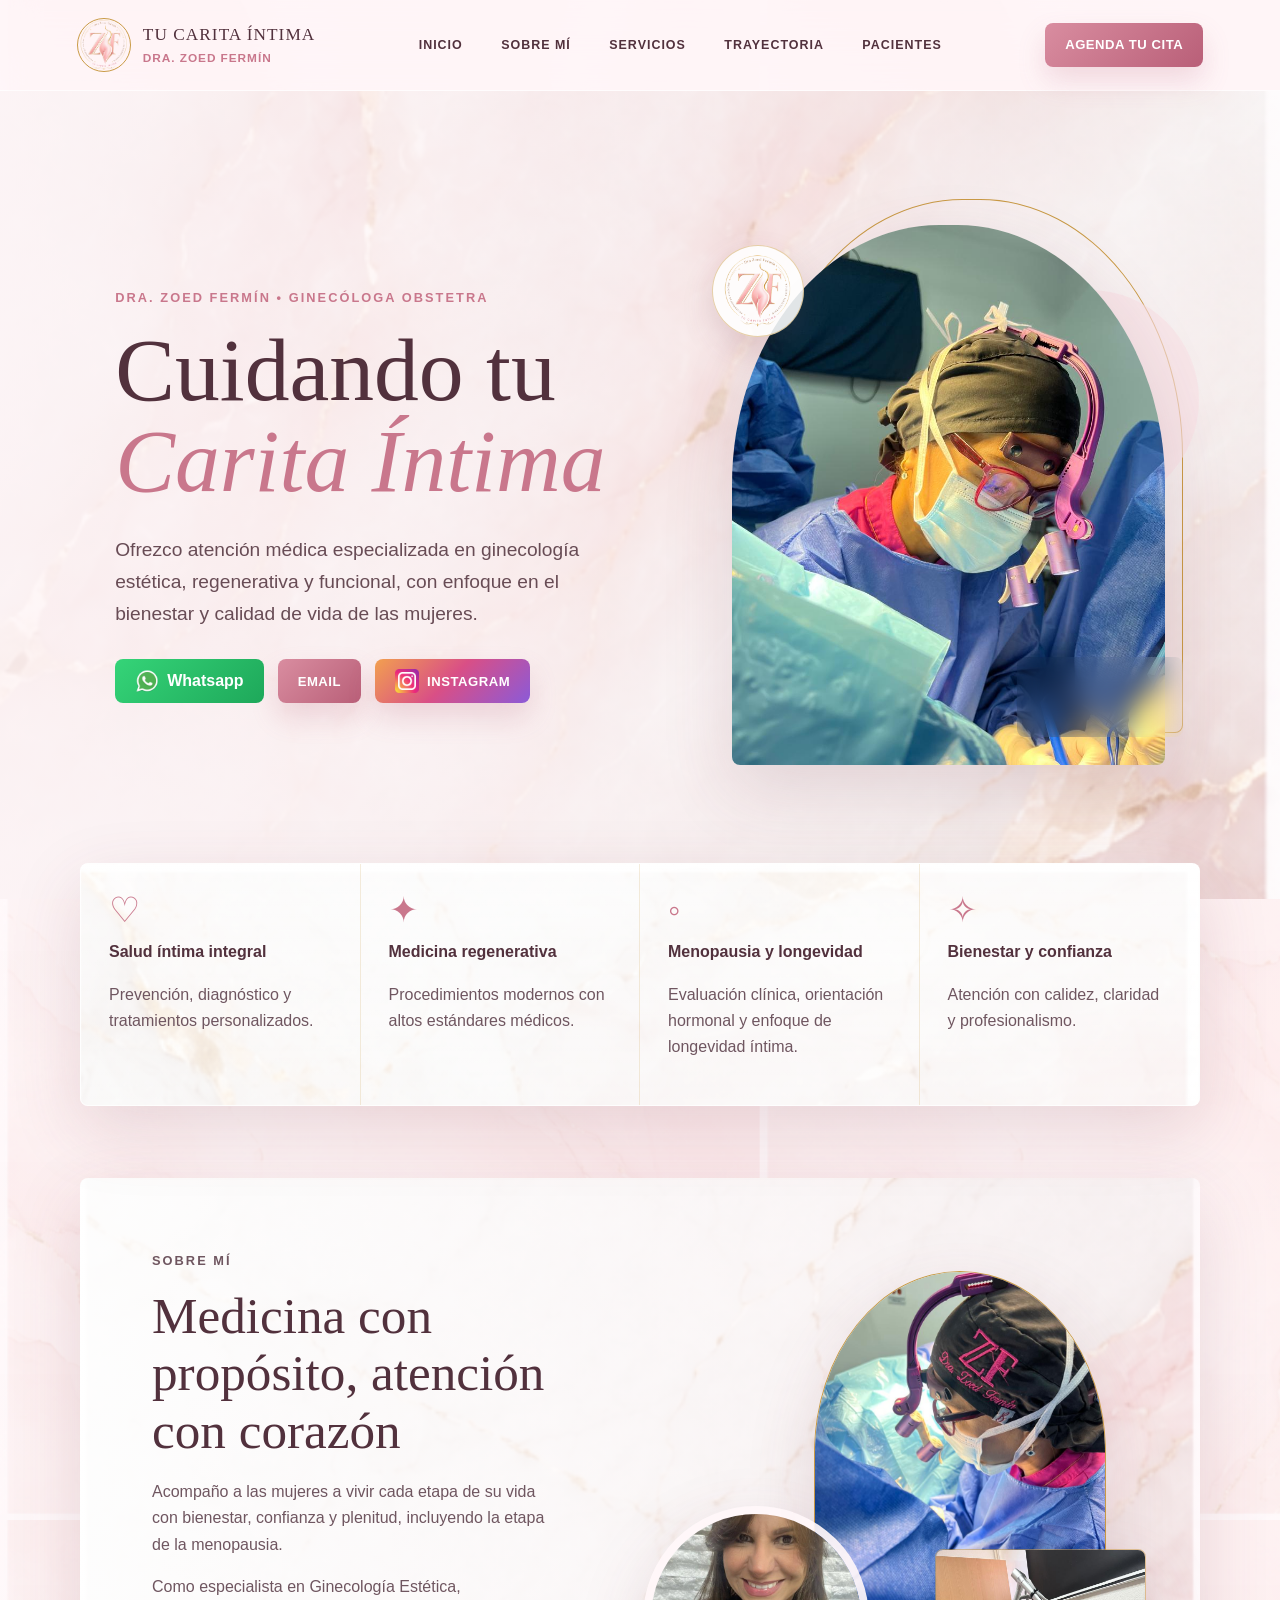
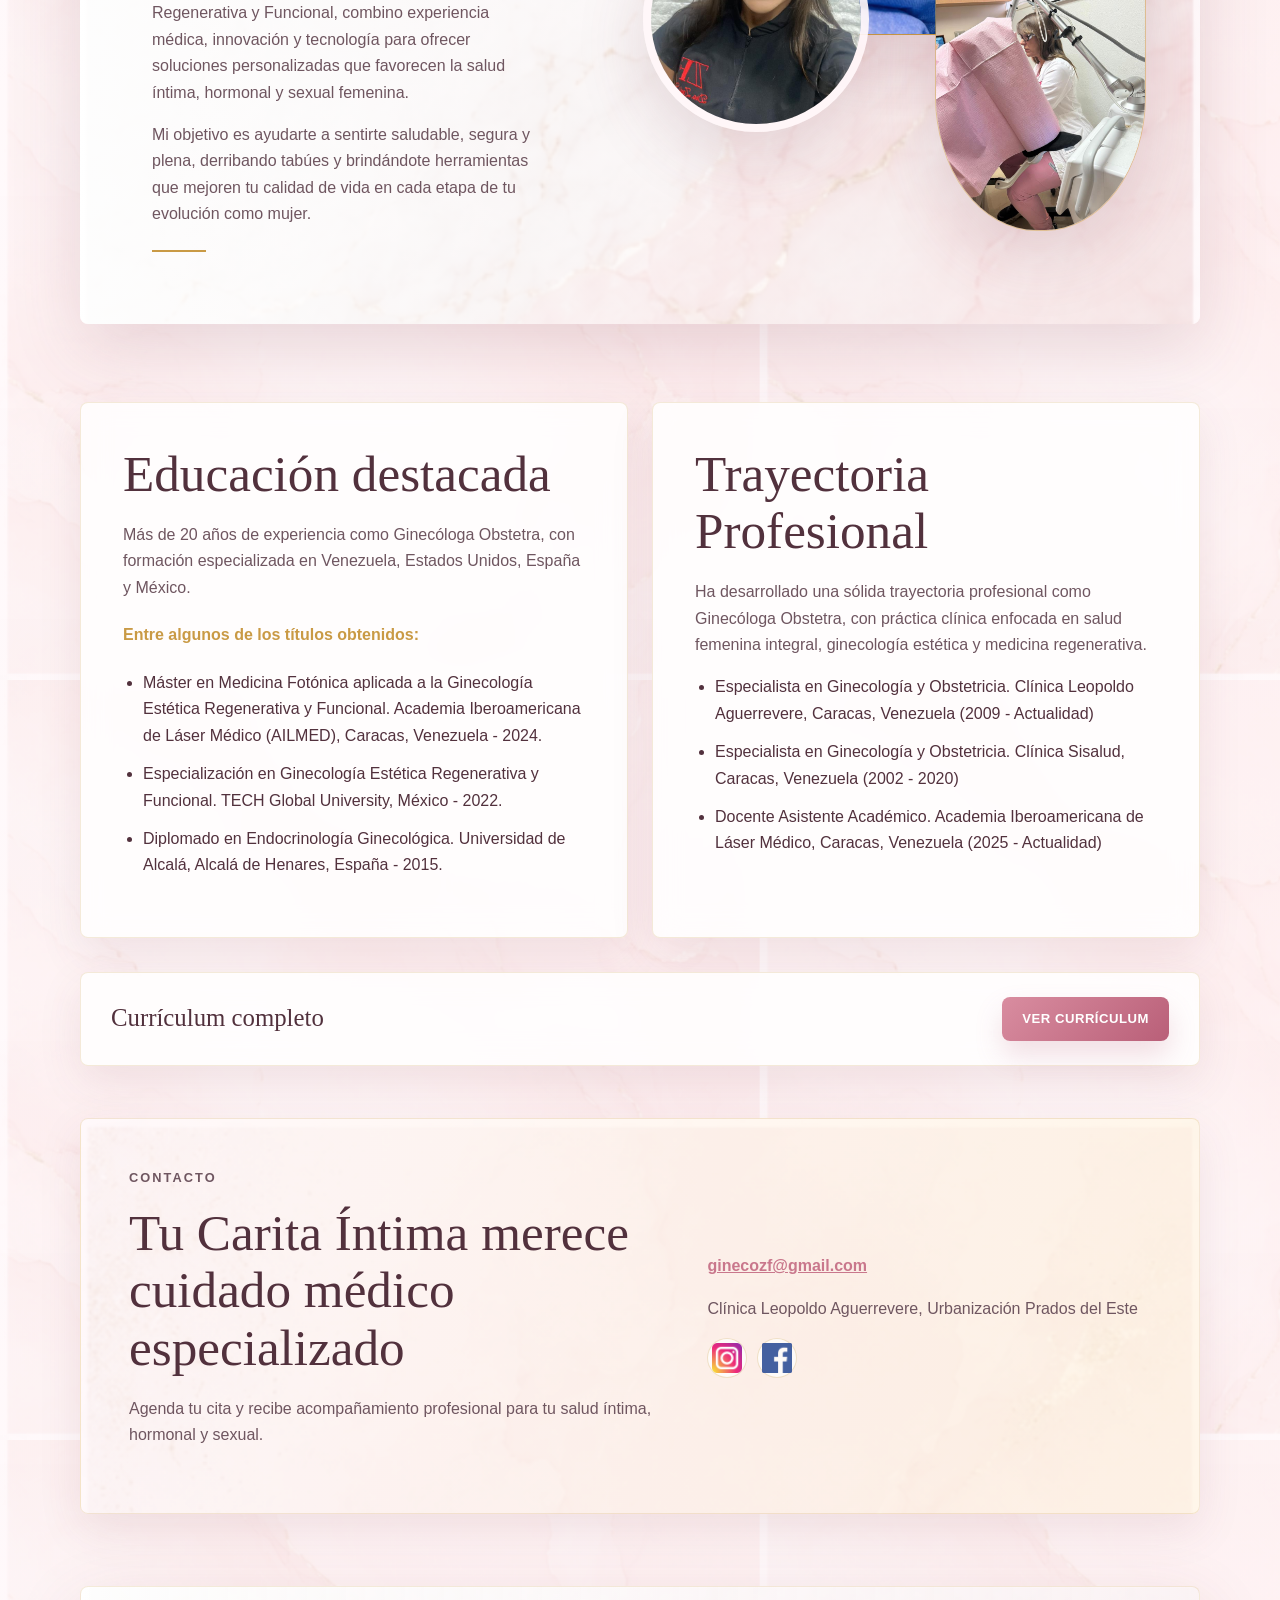
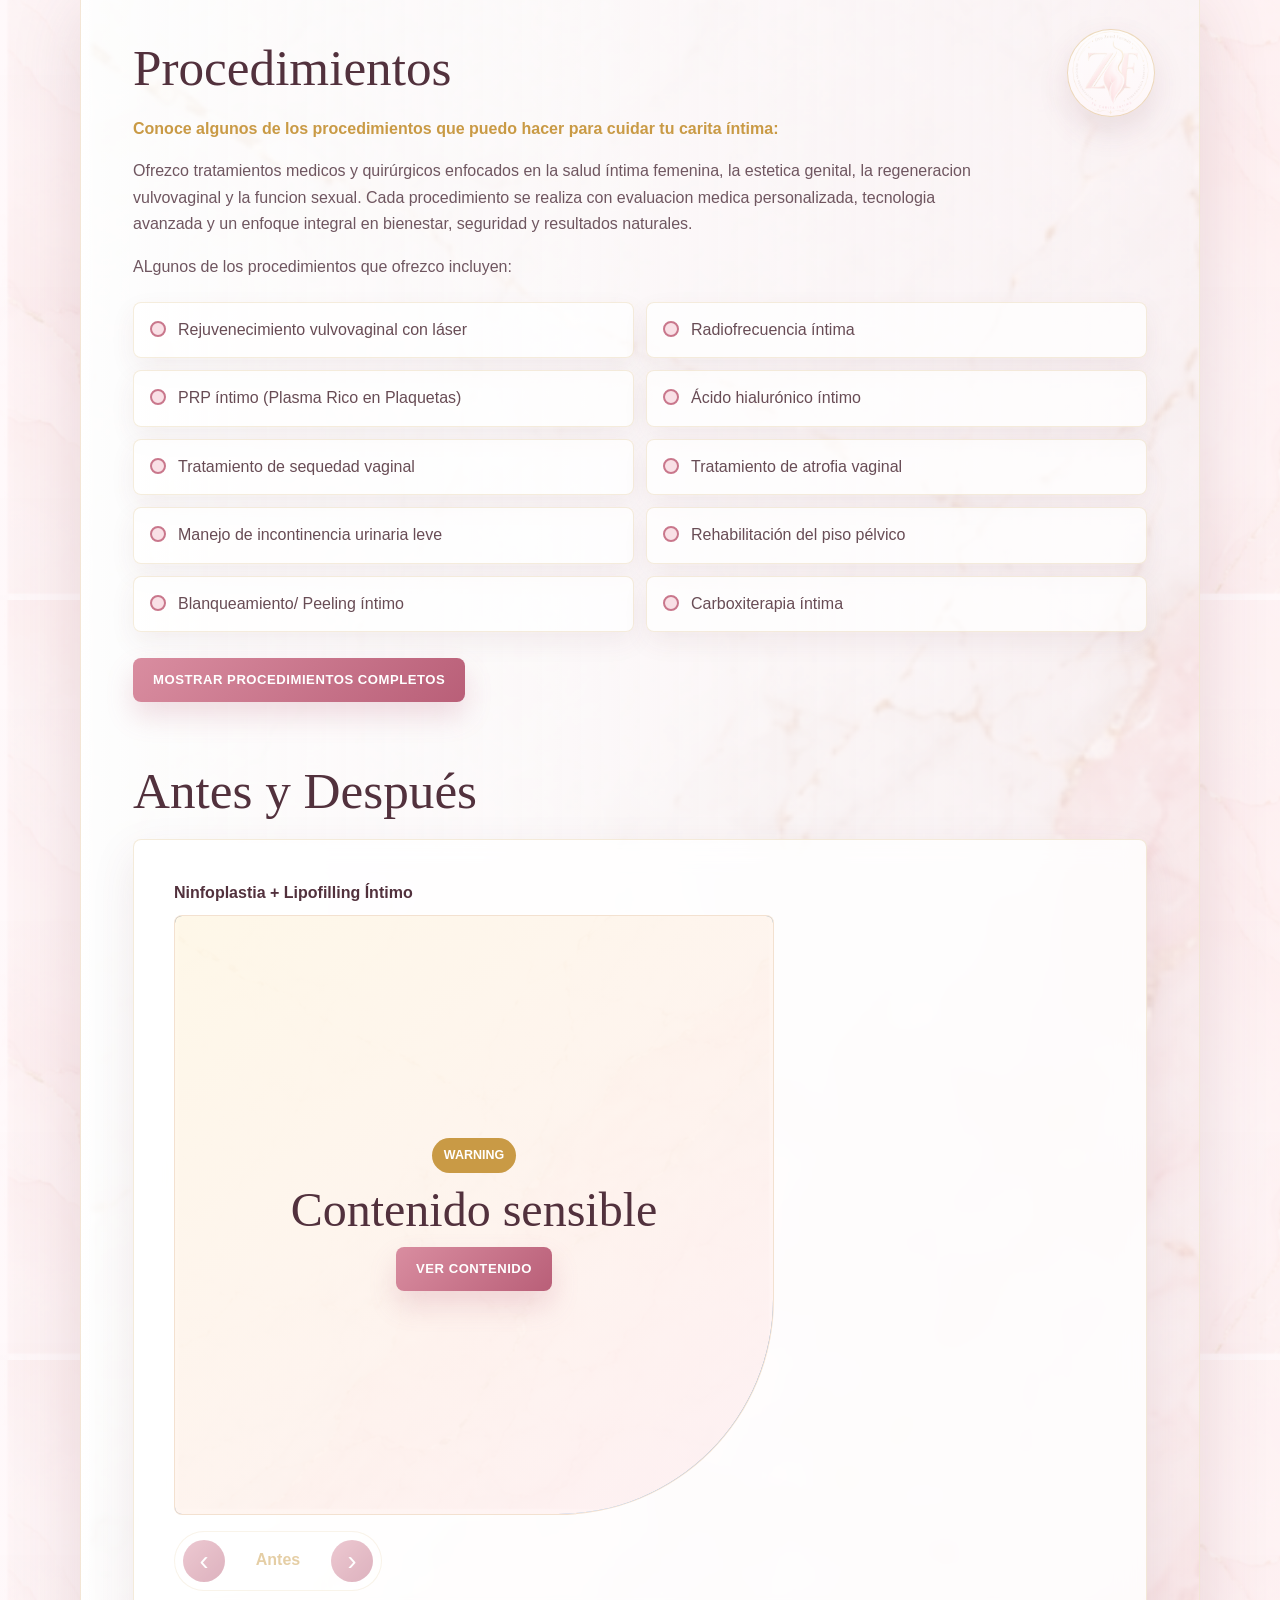
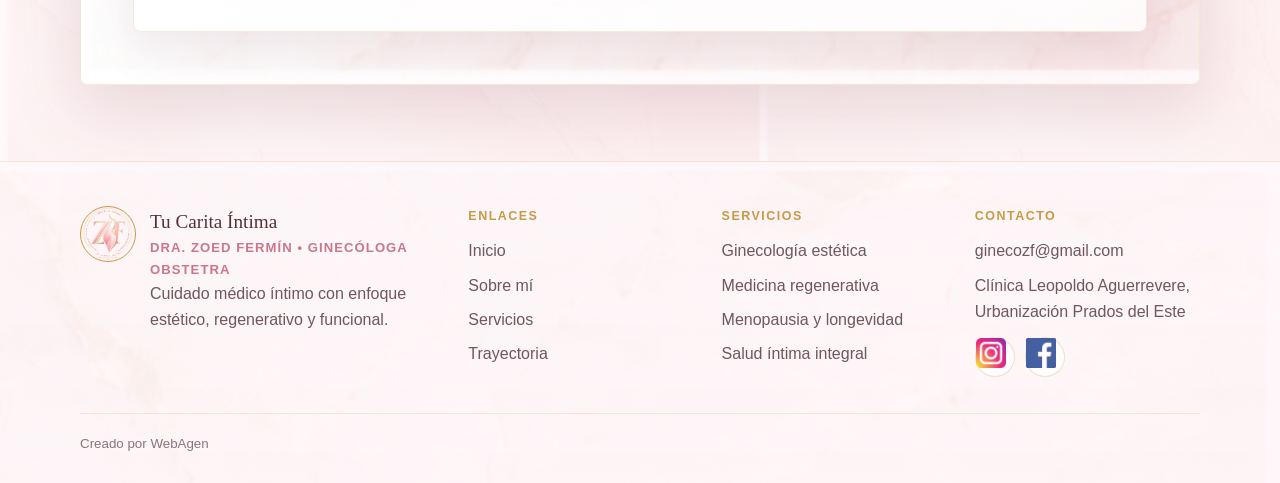
<file: index.html>
<!DOCTYPE html>
<html>
<head>
    <meta charset="UTF-8">
    <meta name="viewport" content="width=device-width, initial-scale=1.0"> 
    <title>Zoed Fermín: Tu Carita Íntima</title>
    <link rel="icon" type="image/png" href="/favicon.png">
    <link rel="stylesheet" href="style.css?v=16">
</head>
<body>
    <header class="site-header">
        <a class="brand" href="#">
            <img class="brand-mark" src="zoedlogo.png" alt="Logo de Tu Carita Íntima">
            <span>
                <strong>Tu Carita Íntima</strong>
                <small>Dra. Zoed Fermín</small>
            </span>
        </a>
        <nav class="main-nav" aria-label="Navegación principal">
            <a href="#inicio">Inicio</a>
            <a href="#sobre-mi">Sobre mí</a>
            <a href="#servicios">Servicios</a>
            <a href="#trayectoria">Trayectoria</a>
            <a href="#procedimientos">Pacientes</a>
        </nav>
        <a class="nav-cta" href="https://wa.me/584142450988?text=Hola%20Dra.%20Zoed,%20me%20gustaría%20agendar%20una%20cita." target="_blank">Agenda tu cita</a>
    </header>

    <section class="hero" id="inicio">
        <div class="hero-content">
            <p class="eyebrow">Dra. Zoed Fermín • Ginecóloga Obstetra</p>
            <h1 class="carita">Cuidando tu <span class="ci">Carita Íntima</span></h1>
            <p class="hero-description">Ofrezco atención médica especializada en ginecología estética, regenerativa y funcional, con enfoque en el bienestar y calidad de vida de las mujeres.</p>
            <div class="hero-actions">
                <div class="whatsdropdown">
                    <button class="whatsapp" type="button" aria-label="Mostrar números de Whatsapp">
                        <img src="Whatsapp_37229.ico" alt="Whatsapp" width="24" height="24">
                        Whatsapp
                    </button>
                    <div class="dropdownwhats">
                        <a href="https://wa.me/584142450988?text=Hola%20Dra.%20Zoed,%20me%20gustaría%20agendar%20una%20cita." target="_blank">Número venezolano</a>
                        <a href="https://wa.me/17864123656?text=Hola%20Dra.%20Zoed,%20me%20gustaría%20agendar%20una%20cita." target="_blank">Número americano</a>
                    </div>
                </div>
                <a class="email-button" href="https://mail.google.com/mail/?view=cm&fs=1&to=ginecozf@gmail.com" target="_blank">Email</a>
                <a class="instagram-button" href="https://www.instagram.com/dra.zoedfermin?utm_source=ig_web_button_share_sheet&igsh=ZDNlZDc0MzIxNw==" target="_blank">
                    <img src="instagram.ico" alt="Instagram" width="24" height="24">
                    Instagram
                </a>
            </div>
        </div>

        <div class="hero-photo">
            <img src="zoedquirofano.jpeg" alt="Dra. Zoed Fermín">
            <img class="hero-logo" src="zoedlogo.png" alt="Logo de Tu Carita Íntima">
            <div class="photo-badge">
                <strong>Dra. Zoed Fermín</strong>
                <span>Ginecóloga Obstetra</span>
            </div>
        </div>
    </section>

    <main>
        <section class="feature-strip" id="servicios">
            <article>
                <span class="line-icon">♡</span>
                <h3>Salud íntima integral</h3>
                <p>Prevención, diagnóstico y tratamientos personalizados.</p>
            </article>
            <article>
                <span class="line-icon">✦</span>
                <h3>Medicina regenerativa</h3>
                <p>Procedimientos modernos con altos estándares médicos.</p>
            </article>
            <article>
                <span class="line-icon">◦</span>
                <h3>Menopausia y longevidad</h3>
                <p>Evaluación clínica, orientación hormonal y enfoque de longevidad íntima.</p>
            </article>
            <article>
                <span class="line-icon">✧</span>
                <h3>Bienestar y confianza</h3>
                <p>Atención con calidez, claridad y profesionalismo.</p>
            </article>
        </section>

        <section class="about" id="sobre-mi">
            <div class="about-copy">
                <p class="section-label">Sobre mí</p>
                <h2>Medicina con propósito, atención con corazón</h2>
                <p>Acompaño a las mujeres a vivir cada etapa de su vida con bienestar, confianza y plenitud, incluyendo la etapa de la menopausia.</p>
                <p>Como especialista en Ginecología Estética, Regenerativa y Funcional, combino experiencia médica, innovación y tecnología para ofrecer soluciones personalizadas que favorecen la salud íntima, hormonal y sexual femenina.</p>
                <p>Mi objetivo es ayudarte a sentirte saludable, segura y plena, derribando tabúes y brindándote herramientas que mejoren tu calidad de vida en cada etapa de tu evolución como mujer.</p>
            </div>
            <div class="image-collage" aria-label="Galería de la Dra. Zoed Fermín">
                <img class="collage-main" src="zoedconlogo.jpeg" alt="Dra. Zoed Fermín en consulta">
                <img class="collage-orb" src="zoed.jpeg" alt="Dra. Zoed Fermín ">
                <img class="collage-arch" src="zoedviendopiernas.jpeg" alt="Dra. Zoed Fermín durante una evaluación">
            </div>
        </section>

        <section class="career-grid" id="trayectoria">
            <div class="education">
                <h2>Educación destacada</h2>
                <p>Más de 20 años de experiencia como Ginecóloga Obstetra, con formación especializada en Venezuela, Estados Unidos, España y México.</p>
                <h4>Entre algunos de los títulos obtenidos:</h4>
                <ul>
                    <li>Máster en Medicina Fotónica aplicada a la Ginecología Estética Regenerativa y Funcional. Academia Iberoamericana de Láser Médico (AILMED), Caracas, Venezuela - 2024.</li>
                    <li>Especialización en Ginecología Estética Regenerativa y Funcional. TECH Global University, México - 2022.</li>
                    <li>Diplomado en Endocrinología Ginecológica. Universidad de Alcalá, Alcalá de Henares, España - 2015.</li>
                </ul>
            </div>

            <div class="trajectory">
                <h2>Trayectoria Profesional</h2>
                <p>Ha desarrollado una sólida trayectoria profesional como Ginecóloga Obstetra, con práctica clínica enfocada en salud femenina integral, ginecología estética y medicina regenerativa.</p>
                <ul>
                    <li>Especialista en Ginecología y Obstetricia. Clínica Leopoldo Aguerrevere, Caracas, Venezuela (2009 - Actualidad)</li>
                    <li>Especialista en Ginecología y Obstetricia. Clínica Sisalud, Caracas, Venezuela (2002 - 2020)</li>
                    <li>Docente Asistente Académico. Academia Iberoamericana de Láser Médico, Caracas, Venezuela (2025 - Actualidad)</li>
                </ul>
            </div>
        </section>

        <div class="curriculum">
            <h3>Currículum completo</h3>
            <button onclick="window.open('Zoed curriculum.pdf', '_blank')">Ver currículum</button>
        </div>

        <section class="cta-band">
            <div>
                <p class="section-label">Contacto</p>
                <h2>Tu Carita Íntima merece cuidado médico especializado</h2>
                <p>Agenda tu cita y recibe acompañamiento profesional para tu salud íntima, hormonal y sexual.</p>
            </div>
            <div class="cta-contact">
                <a href="https://mail.google.com/mail/?view=cm&fs=1&to=ginecozf@gmail.com" target="_blank">ginecozf@gmail.com</a>
                <p>Clínica Leopoldo Aguerrevere, Urbanización Prados del Este</p>
                <div class="social">
                    <a href="https://www.instagram.com/dra.zoedfermin?utm_source=ig_web_button_share_sheet&igsh=ZDNlZDc0MzIxNw==" target="_blank">
                        <img src="instagram.ico" alt="Instagram" width="30" height="30">
                    </a>
                    <a href="https://www.facebook.com/share/18XQkRQ6j7/?mibextid=wwXIfr" target="_blank">
                        <img src="facebook.ico" alt="Facebook" width="30" height="30">
                    </a>
                </div>
            </div>
        </section>

        <section class="procedimientos" id="procedimientos">

            <h2>Procedimientos</h2>
            <h4>Conoce algunos de los procedimientos que puedo hacer para cuidar tu carita íntima:</h4>
            <p>Ofrezco tratamientos medicos y quirúrgicos enfocados en la salud íntima femenina, la estetica genital, la regeneracion vulvovaginal y la funcion sexual. Cada procedimiento se realiza con evaluacion medica personalizada, tecnologia avanzada y un enfoque integral en bienestar, seguridad y resultados naturales.</p>
            <p>ALgunos de los procedimientos que ofrezco incluyen:</p>
            <ul>
                <li>Rejuvenecimiento vulvovaginal con láser</li>
                <li>Radiofrecuencia íntima</li>
                <li>PRP íntimo (Plasma Rico en Plaquetas)</li>
                <li>Ácido hialurónico íntimo</li>
                <li>Tratamiento de sequedad vaginal</li>
                <li>Tratamiento de atrofia vaginal</li>
                <li>Manejo de incontinencia urinaria leve</li>
                <li>Rehabilitación del piso pélvico</li>
                <li>Blanqueamiento/ Peeling íntimo</li>
                <li>Carboxiterapia íntima</li>
            </ul>
            <a class="procedimientos-toggle" href="procedimientos.html">Mostrar procedimientos completos</a>
            <h2>Antes y Después</h2>
            <div class="procedimientos-grid">
                <div class="Ninfoplastia">
                    <h3>Ninfoplastia + Lipofilling Íntimo</h3>
                    <div class="before-after-slider is-hidden" data-current="0">
                        <figure class="comparison-frame before-frame is-active">
                            <img src="antes.jpeg" alt="Antes del rejuvenecimiento vaginal">
                            <figcaption>Antes</figcaption>
                        </figure>
                        <figure class="comparison-frame after-frame">
                            <img src="despues.jpeg" alt="Después del rejuvenecimiento vaginal">
                            <figcaption>Después</figcaption>
                        </figure>
                        <div class="sensitive-warning">
                            <span>Warning</span>
                            <p>Contenido sensible</p>
                            <button class="reveal-sensitive" type="button">Ver contenido</button>
                        </div>
                    </div>
                    <div class="comparison-controls is-disabled" aria-label="Cambiar imagen de antes y después">
                        <button class="comparison-arrow" type="button" data-direction="prev" aria-label="Ver imagen anterior">‹</button>
                        <span class="comparison-status">Antes</span>
                        <button class="comparison-arrow" type="button" data-direction="next" aria-label="Ver imagen siguiente">›</button>
                    </div>
                </div>
            </div>

        </section>
    </main>

    <footer class="site-footer">
        <div class="footer-main">
            <div class="footer-brand">
                <img src="zoedlogo.png" alt="Logo de Tu Carita Íntima">
                <div>
                    <strong>Tu Carita Íntima</strong>
                    <span>Dra. Zoed Fermín • Ginecóloga Obstetra</span>
                    <p>Cuidado médico íntimo con enfoque estético, regenerativo y funcional.</p>
                </div>
            </div>
            <div>
                <h4>Enlaces</h4>
                <a href="#inicio">Inicio</a>
                <a href="#sobre-mi">Sobre mí</a>
                <a href="#servicios">Servicios</a>
                <a href="#trayectoria">Trayectoria</a>
            </div>
            <div>
                <h4>Servicios</h4>
                <p>Ginecología estética</p>
                <p>Medicina regenerativa</p>
                <p>Menopausia y longevidad</p>
                <p>Salud íntima integral</p>
            </div>
            <div class="footer-info">
                <h4>Contacto</h4>
                <a href="https://mail.google.com/mail/?view=cm&fs=1&to=ginecozf@gmail.com" target="_blank">ginecozf@gmail.com</a>
                <p>Clínica Leopoldo Aguerrevere, Urbanización Prados del Este</p>
                <div class="social">
                    <a href="https://www.instagram.com/dra.zoedfermin?utm_source=ig_web_button_share_sheet&igsh=ZDNlZDc0MzIxNw==" target="_blank">
                        <img src="instagram.ico" alt="Instagram" width="30" height="30">
                    </a>
                    <a href="https://www.facebook.com/share/18XQkRQ6j7/?mibextid=wwXIfr" target="_blank">
                        <img src="facebook.ico" alt="Facebook" width="30" height="30">
                    </a>
                </div>
            </div>
        </div>
        <div class="footer-bottom">
            <small>Creado por WebAgen</small>
        </div>
    </footer>

    <script>
        const slider = document.querySelector(".before-after-slider");
        const frames = [...document.querySelectorAll(".comparison-frame")];
        const statusText = document.querySelector(".comparison-status");
        const controls = document.querySelector(".comparison-controls");
        const revealButton = document.querySelector(".reveal-sensitive");
        const arrowButtons = [...document.querySelectorAll(".comparison-arrow")];

        function showFrame(index) {
            frames.forEach((frame, frameIndex) => {
                frame.classList.toggle("is-active", frameIndex === index);
            });
            slider.dataset.current = index;
            statusText.textContent = index === 0 ? "Antes" : "Después";
        }

        revealButton.addEventListener("click", () => {
            slider.classList.remove("is-hidden");
            controls.classList.remove("is-disabled");
            showFrame(0);
        });

        arrowButtons.forEach((button) => {
            button.addEventListener("click", () => {
                if (slider.classList.contains("is-hidden")) {
                    return;
                }

                const current = Number(slider.dataset.current);
                const nextIndex = button.dataset.direction === "next"
                    ? (current + 1) % frames.length
                    : (current - 1 + frames.length) % frames.length;

                showFrame(nextIndex);
            });
        });
    </script>
</body>
</html>
</file>
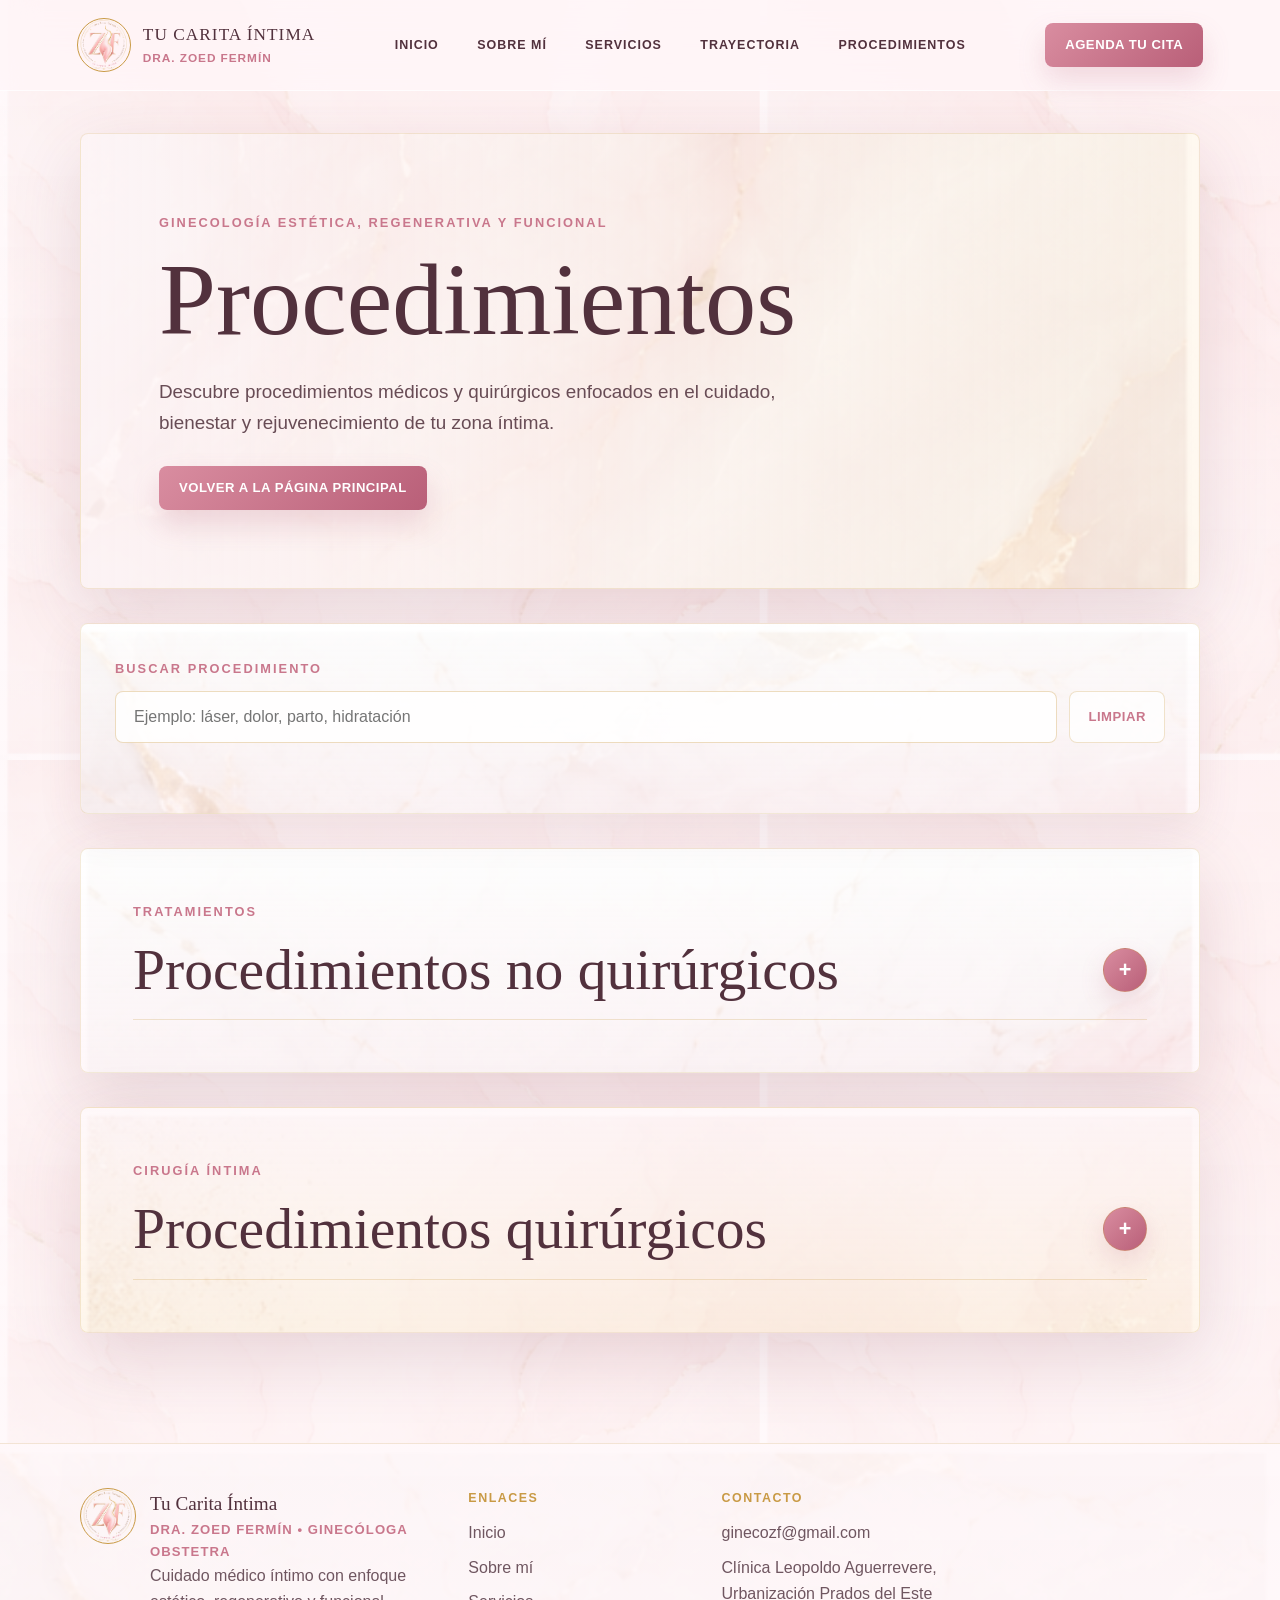
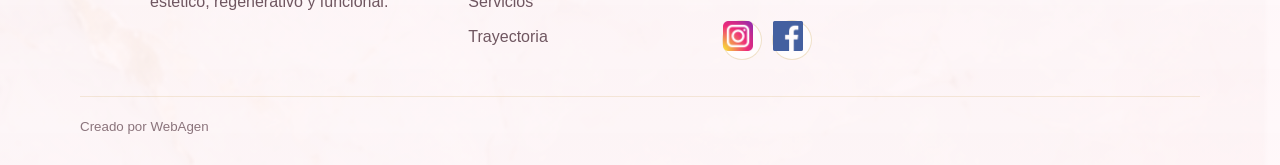
<file: procedimientos.html>
<!DOCTYPE html>
<html lang="es">
<head>
    <meta charset="UTF-8">
    <meta name="viewport" content="width=device-width, initial-scale=1.0">
    <title>Procedimientos - Tu Carita Íntima</title>
    <link rel="icon" type="image/png" href="/favicon.png">
    <link rel="stylesheet" href="style.css?v=14">
</head>
<body>
    <header class="site-header">
        <a class="brand" href="index.html#inicio">
            <img class="brand-mark" src="zoedlogo.png" alt="Logo de Tu Carita Íntima">
            <span>
                <strong>Tu Carita Íntima</strong>
                <small>Dra. Zoed Fermín</small>
            </span>
        </a>
        <nav class="main-nav" aria-label="Navegación principal">
            <a href="index.html#inicio">Inicio</a>
            <a href="index.html#sobre-mi">Sobre mí</a>
            <a href="index.html#servicios">Servicios</a>
            <a href="index.html#trayectoria">Trayectoria</a>
            <a href="procedimientos.html">Procedimientos</a>
        </nav>
        <a class="nav-cta" href="https://wa.me/584122345678" target="_blank">Agenda tu cita</a>
    </header>

    <main class="procedimientos-page">
        <section class="procedimientos-hero">
            <div>
                <p class="eyebrow">Ginecología estética, regenerativa y funcional</p>
                <h1>Procedimientos</h1>
                <p>Descubre procedimientos médicos y quirúrgicos enfocados en el cuidado, bienestar y rejuvenecimiento de tu zona íntima.</p>
                <a class="procedimientos-back" href="index.html#procedimientos">Volver a la página principal</a>
            </div>
        </section>

        <section class="procedimientos-search" aria-label="Buscar procedimientos">
            <label for="procedimientos-search-input">Buscar procedimiento</label>
            <div class="procedimientos-search-control">
                <input id="procedimientos-search-input" type="search" placeholder="Ejemplo: láser, dolor, parto, hidratación">
                <button class="procedimientos-search-clear" type="button">Limpiar</button>
            </div>
            <p class="procedimientos-search-status" aria-live="polite"></p>
        </section>

        <section class="procedimientos-section">
            <p class="section-label">Tratamientos</p>
            <button class="procedimientos-section-toggle" type="button" aria-expanded="false" aria-controls="procedimientos-no-quirurgicos">
                <span>Procedimientos no quirúrgicos</span>
                <span class="toggle-indicator" aria-hidden="true">+</span>
            </button>
            <div class="procedimientos-container" id="procedimientos-no-quirurgicos" hidden>
                <article class="procedimiento-item">
                    <h3>Rejuvenecimiento vulvovaginal con láser</h3>
                    <p>Estimula la regeneración del tejido vaginal para mejorar firmeza, hidratación y confort.</p>
                </article>
                <article class="procedimiento-item">
                    <h3>Radiofrecuencia íntima</h3>
                    <p>Utiliza calor controlado para mejorar la elasticidad y tonicidad de la zona íntima.</p>
                </article>
                <article class="procedimiento-item">
                    <h3>PRP íntimo (Plasma Rico en Plaquetas)</h3>
                    <p>Emplea factores de crecimiento de la propia sangre para favorecer la regeneración de tejidos.</p>
                </article>
                <article class="procedimiento-item">
                    <h3>Ácido hialurónico íntimo</h3>
                    <p>Proporciona hidratación y volumen a la zona íntima, mejorando su apariencia y confort.</p>
                </article>
                <article class="procedimiento-item">
                    <h3>Tratamiento de sequedad vaginal</h3>
                    <p>Proporciona alivio y mejora la hidratación de la zona íntima afectada.</p>
                </article>
                <article class="procedimiento-item">
                    <h3>Bioestimulación vulvovaginal</h3>
                    <p>Estimula la producción de colágeno y elastina para mejorar la textura y firmeza de la zona íntima.</p>
                </article>
                <article class="procedimiento-item">
                    <h3>Tratamiento de atrofia vaginal</h3>
                    <p>Ayuda a recuperar confort, elasticidad e hidratación mediante una evaluación personalizada.</p>
                </article>
                <article class="procedimiento-item">
                    <h3>Manejo de incontinencia urinaria leve</h3>
                    <p>Fortalece los tejidos de soporte para reducir pérdidas involuntarias de orina.</p>
                </article>
                <article class="procedimiento-item">
                    <h3>Rehabilitación del piso pélvico</h3>
                    <p>Fortalece los músculos del suelo pélvico para mejorar el control de la orina y la función sexual.</p>
                </article>
                <article class="procedimiento-item">
                    <h3>Blanqueamiento íntimo</h3>
                    <p>Procedimiento destinado a unificar y aclarar el tono de la piel en la zona íntima.</p>
                </article>
                <article class="procedimiento-item">
                    <h3>Peelings íntimos</h3>
                    <p>Exfoliación controlada que mejora la textura, luminosidad y apariencia de la piel.</p>
                </article>
                <article class="procedimiento-item">
                    <h3>Carboxiterapia íntima</h3>
                    <p>Utiliza dióxido de carbono para mejorar la circulación sanguínea y la textura de la piel en la zona íntima.</p>
                </article>
                <article class="procedimiento-item">
                    <h3>Mesoterapia íntima</h3>
                    <p>Inyecciones de vitaminas, minerales y otros nutrientes para mejorar la salud y apariencia de la zona íntima.</p>
                </article>
                <article class="procedimiento-item">
                    <h3>Tratamientos para dispareunia o dolor íntimo</h3>
                    <p>Ayudan a disminuir molestias durante las relaciones sexuales y mejorar el confort.</p>
                </article>
                <article class="procedimiento-item">
                    <h3>Terapias para mejorar la función sexual femenina</h3>
                    <p>Buscan optimizar la sensibilidad, lubricación y satisfacción sexual.</p>
                </article>
            </div>
        </section>

        <section class="procedimientos-section procedimientos-section-alt">
            <p class="section-label">Cirugía íntima</p>
            <button class="procedimientos-section-toggle" type="button" aria-expanded="false" aria-controls="procedimientos-quirurgicos">
                <span>Procedimientos quirúrgicos</span>
                <span class="toggle-indicator" aria-hidden="true">+</span>
            </button>
            <div class="procedimientos-container" id="procedimientos-quirurgicos" hidden>
                <article class="procedimiento-item">
                    <h3>Labioplastia o ninfoplastia</h3>
                    <p>Remodelación de los labios menores o mayores para mejorar comodidad y estética.</p>
                </article>
                <article class="procedimiento-item">
                    <h3>Vaginoplastia</h3>
                    <p>Remodelación del canal vaginal para mejorar comodidad, función y estética.</p>
                </article>
                <article class="procedimiento-item">
                    <h3>Himenoplastia</h3>
                    <p>Reconstrucción del himen para restaurar su apariencia.</p>
                </article>
                <article class="procedimiento-item">
                    <h3>Perineoplastia</h3>
                    <p>Remodelación del periné para mejorar comodidad y estética.</p>
                </article>
                <article class="procedimiento-item">
                    <h3>Reducción de labios mayores y menores</h3>
                    <p>Reduce el tamaño de los labios mayores y menores, mejorando comodidad y estética.</p>
                </article>
                <article class="procedimiento-item">
                    <h3>Remodelación o aumento de labios mayores</h3>
                    <p>Procedimiento para mejorar la apariencia y comodidad de los labios mayores.</p>
                </article>
                <article class="procedimiento-item">
                    <h3>Lipotransferencia íntima</h3>
                    <p>Utiliza grasa del propio paciente para mejorar la apariencia y comodidad de la zona íntima.</p>
                </article>
                <article class="procedimiento-item">
                    <h3>Liposucción del monte de Venus</h3>
                    <p>Reduce el volumen del monte de Venus, mejorando apariencia y comodidad.</p>
                </article>
                <article class="procedimiento-item">
                    <h3>Corrección de cicatrices obstétricas</h3>
                    <p>Mejora molestias o irregularidades asociadas a cicatrices posteriores al parto.</p>
                </article>
                <article class="procedimiento-item">
                    <h3>Corrección de secuelas postparto</h3>
                    <p>Mejora la apariencia y comodidad de las secuelas resultantes del parto.</p>
                </article>
                <article class="procedimiento-item">
                    <h3>Cirugía reconstructiva vulvovaginal</h3>
                    <p>Tratamiento reconstructivo para secuelas, alteraciones anatómicas o cirugías previas.</p>
                </article>
                <article class="procedimiento-item">
                    <h3>Corrección de asimetrías genitales</h3>
                    <p>Ayuda a mejorar comodidad, proporción y apariencia de la zona íntima.</p>
                </article>
                <article class="procedimiento-item">
                    <h3>Rejuvenecimiento íntimo quirúrgico</h3>
                    <p>Mejora la apariencia y comodidad de la zona íntima mediante técnicas quirúrgicas.</p>
                </article>
            </div>
        </section>
    </main>

    <footer class="site-footer">
        <div class="footer-main">
            <div class="footer-brand">
                <img src="zoedlogo.png" alt="Logo de Tu Carita Íntima">
                <div>
                    <strong>Tu Carita Íntima</strong>
                    <span>Dra. Zoed Fermín • Ginecóloga Obstetra</span>
                    <p>Cuidado médico íntimo con enfoque estético, regenerativo y funcional.</p>
                </div>
            </div>
            <div>
                <h4>Enlaces</h4>
                <a href="index.html#inicio">Inicio</a>
                <a href="index.html#sobre-mi">Sobre mí</a>
                <a href="index.html#servicios">Servicios</a>
                <a href="index.html#trayectoria">Trayectoria</a>
            </div>
            <div class="footer-info">
                <h4>Contacto</h4>
                <a href="https://mail.google.com/mail/?view=cm&fs=1&to=ginecozf@gmail.com" target="_blank">ginecozf@gmail.com</a>
                <p>Clínica Leopoldo Aguerrevere, Urbanización Prados del Este</p>
                <div class="social">
                    <a href="https://www.instagram.com/dra.zoedfermin?utm_source=ig_web_button_share_sheet&igsh=ZDNlZDc0MzIxNw==" target="_blank">
                        <img src="instagram.ico" alt="Instagram" width="30" height="30">
                    </a>
                    <a href="https://www.facebook.com/share/18XQkRQ6j7/?mibextid=wwXIfr" target="_blank">
                        <img src="facebook.ico" alt="Facebook" width="30" height="30">
                    </a>
                </div>
            </div>
        </div>
        <div class="footer-bottom">
            <small>Creado por WebAgen</small>
        </div>
    </footer>
    <script src="js/procedimientos.js?v=1"></script>
</body>
</html>
</file>
<file: style.css>
* {
    box-sizing: border-box;
}

:root {
    --ink: #52313d;
    --rose: #c9778c;
    --rose-soft: #f9e0e6;
    --rose-pale: #fff5f7;
    --gold: #c99a45;
    --gold-soft: #f5dfad;
    --paper: rgba(255, 255, 255, 0.82);
    --line: rgba(201, 154, 69, 0.26);
    --shadow: 0 24px 70px rgba(116, 59, 77, 0.16);
}

html {
    scroll-behavior: smooth;
}

body {
    margin: 0;
    color: var(--ink);
    background:
        linear-gradient(rgba(255, 247, 249, 0.72), rgba(255, 247, 249, 0.82)),
        url("marble-rose-gold-3.png");
    background-size: 760px auto;
    background-attachment: scroll;
    font-family: "Aptos", "Segoe UI Variable", "Segoe UI", Helvetica, Arial, sans-serif;
    line-height: 1.65;
}

a {
    color: inherit;
}

img {
    max-width: 100%;
}

.site-header {
    position: sticky;
    top: 0;
    z-index: 20;
    display: flex;
    gap: 28px;
    align-items: center;
    justify-content: space-between;
    padding: 18px clamp(24px, 6vw, 78px);
    border-bottom: 1px solid rgba(255, 255, 255, 0.62);
    background: rgba(255, 247, 249, 0.78);
    backdrop-filter: blur(18px);
}

.brand {
    display: flex;
    gap: 12px;
    align-items: center;
    text-decoration: none;
}

.brand-mark {
    display: grid;
    width: 54px;
    height: 54px;
    place-items: center;
    border: 1px solid var(--gold);
    border-radius: 50%;
    color: var(--gold);
    font-family: "Aptos Display", "Segoe UI", sans-serif;
    font-weight: 800;
    object-fit: cover;
}

.brand strong,
.brand small {
    display: block;
    letter-spacing: 0.08em;
    text-transform: uppercase;
}

.brand strong {
    color: var(--ink);
    font-family: Georgia, "Times New Roman", serif;
    font-size: 1.08rem;
    font-weight: 500;
    letter-spacing: 0.06em;
}

.brand small {
    color: var(--rose);
    font-size: 0.74rem;
    font-weight: 800;
}

.main-nav {
    display: flex;
    gap: clamp(18px, 3vw, 44px);
    align-items: center;
    font-size: 0.78rem;
    font-weight: 800;
    letter-spacing: 0.08em;
    text-transform: uppercase;
}

.main-nav a {
    position: relative;
    text-decoration: none;
}

.main-nav a::after {
    content: "";
    position: absolute;
    right: 0;
    bottom: -8px;
    left: 0;
    height: 2px;
    background: var(--gold);
    transform: scaleX(0);
    transform-origin: center;
    transition: transform 0.2s ease;
}

.main-nav a:hover::after {
    transform: scaleX(1);
}

.nav-cta,
.email-button,
.instagram-button,
.curriculum button,
.reveal-sensitive,
.procedimientos-toggle,
.procedimientos-back {
    display: inline-flex;
    min-height: 44px;
    align-items: center;
    justify-content: center;
    padding: 0 20px;
    border: none;
    border-radius: 8px;
    color: #ffffff;
    background: linear-gradient(135deg, #d98da0, #b95f78);
    box-shadow: 0 14px 28px rgba(185, 95, 120, 0.2);
    font: inherit;
    font-size: 0.82rem;
    font-weight: 800;
    letter-spacing: 0.04em;
    text-decoration: none;
    text-transform: uppercase;
    cursor: pointer;
    transition: transform 0.2s ease, box-shadow 0.2s ease;
}

.nav-cta:hover,
.email-button:hover,
.instagram-button:hover,
.curriculum button:hover,
.reveal-sensitive:hover,
.procedimientos-toggle:hover,
.procedimientos-back:hover {
    transform: translateY(-2px);
    box-shadow: 0 18px 34px rgba(185, 95, 120, 0.28);
}

.hero {
    display: grid;
    grid-template-columns: minmax(0, 1fr) minmax(320px, 0.8fr);
    gap: clamp(32px, 6vw, 84px);
    align-items: center;
    min-height: calc(100vh - 92px);
    padding: clamp(56px, 8vw, 108px) clamp(24px, 9vw, 132px);
    background:
        linear-gradient(90deg, rgba(255, 247, 249, 0.88), rgba(255, 247, 249, 0.38)),
        url("marble-rose-gold-1.png");
    background-size: cover;
    background-position: center;
}

.eyebrow,
.section-label {
    margin: 0 0 16px;
    color: var(--rose);
    font-size: 0.8rem;
    font-weight: 800;
    letter-spacing: 0.16em;
    text-transform: uppercase;
}

.carita {
    max-width: 740px;
    margin: 0;
    color: var(--ink);
    font-family: "Georgia", "Times New Roman", serif;
    font-size: clamp(3.2rem, 7vw, 6.4rem);
    font-weight: 500;
    line-height: 1.02;
}

.ci {
    display: block;
    color: var(--rose);
    font-style: italic;
}

.hero-description {
    max-width: 520px;
    margin: 28px 0 30px;
    color: #684c55;
    font-size: clamp(1rem, 1.6vw, 1.2rem);
}

.hero-actions {
    display: flex;
    flex-wrap: wrap;
    gap: 14px;
    align-items: center;
}

.whatsdropdown {
    position: relative;
    display: inline-flex;
}

.whatsapp {
    display: inline-flex;
    min-height: 44px;
    gap: 8px;
    align-items: center;
    justify-content: center;
    padding: 0 20px;
    border: none;
    border-radius: 8px;
    color: #ffffff;
    background: linear-gradient(135deg, #35d478, #1ea85a);
    font: inherit;
    font-weight: 800;
    cursor: pointer;
}

.dropdownwhats {
    display: none;
    position: absolute;
    top: calc(100% + 10px);
    left: 0;
    min-width: 230px;
    overflow: hidden;
    border: 1px solid var(--line);
    border-radius: 8px;
    background-color: #ffffff;
    box-shadow: var(--shadow);
    z-index: 5;
}

.dropdownwhats a {
    display: block;
    padding: 12px 14px;
    color: var(--ink);
    text-decoration: none;
    border-bottom: 1px solid #f7e5ea;
}

.dropdownwhats a:hover {
    background: var(--rose-pale);
}

.whatsdropdown:hover .dropdownwhats,
.whatsdropdown:focus-within .dropdownwhats {
    display: block;
}

.instagram-button {
    gap: 8px;
    background: linear-gradient(135deg, #f2a04f, #d94f86 48%, #8b5ad8);
}

.instagram-button img {
    width: 24px;
    height: 24px;
}

.hero-photo {
    position: relative;
    max-width: 470px;
    justify-self: center;
}

.hero-photo::before {
    content: "";
    position: absolute;
    inset: -26px -18px 32px 28px;
    border: 1px solid var(--gold);
    border-radius: 48% 48% 8px 8px;
}

.hero-photo::after {
    content: "";
    position: absolute;
    inset: 12% -8% auto auto;
    width: 220px;
    height: 220px;
    border-radius: 50%;
    background: rgba(249, 224, 230, 0.62);
    z-index: 0;
}

.hero-photo img {
    position: relative;
    z-index: 1;
    display: block;
    width: 100%;
    aspect-ratio: 4 / 5;
    border-radius: 48% 48% 8px 8px;
    object-fit: cover;
    object-position: center 28%;
    box-shadow: var(--shadow);
}

.hero-photo .hero-logo {
    position: absolute;
    top: 20px;
    left: -20px;
    z-index: 3;
    width: 92px;
    height: 92px;
    aspect-ratio: 1;
    padding: 8px;
    border: 1px solid rgba(201, 154, 69, 0.46);
    border-radius: 50%;
    background: rgba(255, 255, 255, 0.88);
    object-fit: cover;
    object-position: center;
    box-shadow: 0 14px 32px rgba(116, 59, 77, 0.16);
}

.photo-badge {
    position: absolute;
    right: -18px;
    bottom: 28px;
    z-index: 2;
    max-width: 220px;
    padding: 14px 16px;
    border: 1px solid rgba(201, 154, 69, 0.32);
    border-radius: 8px;
    background: rgba(255, 255, 255, 0.82);
    backdrop-filter: blur(14px);
    box-shadow: 0 12px 34px rgba(116, 59, 77, 0.14);
}

.photo-badge strong,
.photo-badge span {
    display: block;
}

.photo-badge strong {
    color: var(--rose);
}

.photo-badge span {
    color: #7f6870;
    font-size: 0.9rem;
}

main {
    width: min(1120px, calc(100% - 48px));
    margin: 0 auto;
    padding: 0 0 76px;
}

.feature-strip {
    display: grid;
    grid-template-columns: repeat(4, minmax(0, 1fr));
    margin: -36px 0 72px;
    border: 1px solid rgba(255, 255, 255, 0.7);
    border-radius: 8px;
    background:
        linear-gradient(rgba(255, 255, 255, 0.86), rgba(255, 255, 255, 0.78)),
        url("marble-rose-gold-4.png");
    background-size: cover;
    box-shadow: var(--shadow);
    backdrop-filter: blur(18px);
}

.feature-strip article {
    min-height: 172px;
    padding: 28px;
    border-right: 1px solid rgba(201, 154, 69, 0.18);
}

.feature-strip article:last-child {
    border-right: none;
}

.line-icon {
    display: block;
    margin-bottom: 12px;
    color: var(--rose);
    font-size: 2.2rem;
    line-height: 1;
}

.feature-strip h3,
.Ninfoplastia h3 {
    margin: 0 0 8px;
    color: var(--ink);
    font-size: 1rem;
}

.feature-strip p,
.about p,
.education p,
.trajectory p,
.cta-band p {
    color: #6f5660;
}

.about {
    display: grid;
    grid-template-columns: minmax(0, 0.86fr) minmax(320px, 1fr);
    gap: clamp(34px, 6vw, 82px);
    align-items: center;
    margin: 0 0 78px;
    padding: clamp(28px, 5vw, 54px);
    border-radius: 8px;
    background:
        linear-gradient(90deg, rgba(255, 255, 255, 0.9), rgba(255, 245, 248, 0.55)),
        url("marble-rose-gold-2.png");
    background-size: cover;
    box-shadow: var(--shadow);
}

.about-copy {
    padding: clamp(8px, 2vw, 18px);
}

.about h2,
.education h2,
.trajectory h2,
.procedimientos h2,
.cta-band h2 {
    margin: 0 0 20px;
    color: var(--ink);
    font-family: Georgia, "Times New Roman", serif;
    font-size: clamp(2rem, 4vw, 3.2rem);
    font-weight: 500;
    line-height: 1.12;
}

.about-copy::after {
    content: "";
    display: block;
    width: 54px;
    height: 2px;
    margin-top: 22px;
    background: var(--gold);
}

.image-collage {
    position: relative;
    min-height: 560px;
}

.image-collage img {
    position: absolute;
    display: block;
    object-fit: cover;
    box-shadow: var(--shadow);
}

.collage-main {
    top: 0;
    right: 8%;
    width: 58%;
    aspect-ratio: 4 / 5;
    border: 1px solid var(--gold);
    border-radius: 50% 50% 8px 8px;
}

.collage-orb {
    top: 42%;
    left: 0;
    width: 45%;
    aspect-ratio: 1;
    border: 8px solid rgba(255, 247, 249, 0.92);
    border-radius: 50%;
}

.collage-arch {
    right: 0;
    bottom: 0;
    width: 42%;
    aspect-ratio: 3 / 4;
    border: 1px solid rgba(201, 154, 69, 0.52);
    border-radius: 8px 8px 48% 48%;
}

.career-grid {
    display: grid;
    grid-template-columns: repeat(2, minmax(0, 1fr));
    gap: 24px;
    margin: 0 0 34px;
}

.education,
.trajectory,
.curriculum,
.Ninfoplastia,
.cta-band {
    border: 1px solid rgba(201, 154, 69, 0.2);
    border-radius: 8px;
    background: var(--paper);
    box-shadow: 0 16px 44px rgba(116, 59, 77, 0.1);
    backdrop-filter: blur(14px);
}

.education,
.trajectory {
    padding: clamp(26px, 4vw, 42px);
}

.education h4 {
    color: var(--gold);
}

ul {
    padding-left: 20px;
}

li {
    margin-bottom: 12px;
}

.curriculum {
    display: flex;
    justify-content: space-between;
    gap: 18px;
    align-items: center;
    margin: 0 0 52px;
    padding: 24px 30px;
}

.curriculum h3 {
    margin: 0;
    font-family: Georgia, "Times New Roman", serif;
    font-size: 1.55rem;
    font-weight: 500;
}

.cta-band {
    display: grid;
    grid-template-columns: minmax(0, 1fr) minmax(280px, 0.8fr);
    gap: 24px;
    align-items: center;
    margin: 0 0 72px;
    padding: clamp(28px, 5vw, 48px);
    background:
        linear-gradient(90deg, rgba(255, 247, 249, 0.82), rgba(255, 244, 229, 0.82)),
        url("marble-rose-gold-5.png");
    background-size: cover;
}

.cta-contact a {
    color: var(--rose);
    font-weight: 800;
}

.social {
    display: flex;
    gap: 10px;
    align-items: center;
    margin-top: 12px;
}

.social a {
    display: inline-flex;
    width: 40px;
    height: 40px;
    align-items: center;
    justify-content: center;
    border: 1px solid rgba(201, 154, 69, 0.28);
    border-radius: 50%;
    background-color: rgba(255, 255, 255, 0.72);
}

.procedimientos {
    position: relative;
    overflow: hidden;
    margin-top: 0;
    padding: clamp(28px, 5vw, 52px);
    border: 1px solid rgba(201, 154, 69, 0.2);
    border-radius: 8px;
    background:
        linear-gradient(90deg, rgba(255, 255, 255, 0.9), rgba(255, 245, 248, 0.68)),
        url("marble-rose-gold-2.png");
    background-size: cover;
    box-shadow: var(--shadow);
}

.procedimientos::before {
    content: "";
    position: absolute;
    right: clamp(18px, 4vw, 44px);
    top: clamp(20px, 4vw, 42px);
    width: 86px;
    height: 86px;
    border: 1px solid rgba(201, 154, 69, 0.34);
    border-radius: 50%;
    background:
        linear-gradient(rgba(255, 255, 255, 0.76), rgba(255, 247, 249, 0.76)),
        url("zoedlogo.png");
    background-size: cover;
    background-position: center;
    box-shadow: 0 14px 32px rgba(116, 59, 77, 0.12);
}

.procedimientos > * {
    position: relative;
    z-index: 1;
}

.procedimientos > p {
    max-width: 850px;
    color: #6f5660;
}

.procedimientos h4 {
    max-width: 760px;
    margin: 0 0 16px;
    color: var(--gold);
    font-size: 1rem;
}

.procedimientos ul {
    display: grid;
    grid-template-columns: repeat(2, minmax(0, 1fr));
    gap: 12px;
    margin: 22px 0 8px;
    padding: 0;
    list-style: none;
}

.procedimientos li {
    position: relative;
    min-height: 56px;
    margin: 0;
    padding: 14px 16px 14px 44px;
    border: 1px solid rgba(201, 154, 69, 0.18);
    border-radius: 8px;
    color: #684c55;
    background: rgba(255, 255, 255, 0.72);
    box-shadow: 0 10px 26px rgba(116, 59, 77, 0.07);
}

.procedimientos li::before {
    content: "";
    position: absolute;
    top: 18px;
    left: 16px;
    width: 12px;
    height: 12px;
    border: 2px solid var(--rose);
    border-radius: 50%;
    background: var(--rose-soft);
}

.procedimientos-toggle {
    width: fit-content;
    margin: 18px 0 44px;
}

.procedimientos > h2:nth-of-type(2) {
    margin-top: 16px;
}

.procedimientos-grid {
    display: grid;
    grid-template-columns: 1fr;
}

.Ninfoplastia {
    padding: clamp(24px, 4vw, 40px);
}

.before-after-slider {
    position: relative;
    width: min(100%, 600px);
    aspect-ratio: 1 / 1;
    overflow: hidden;
    border: 1px solid rgba(201, 154, 69, 0.22);
    border-radius: 8px 8px 36% 8px;
    background-color: var(--rose-pale);
    box-shadow: inset 0 0 0 1px rgba(255, 255, 255, 0.45);
}

.before-after-slider.is-hidden .comparison-frame {
    filter: blur(18px);
    transform: scale(1.04);
}

figure {
    margin: 0;
}

.comparison-frame {
    position: absolute;
    inset: 0;
    opacity: 0;
    transition: opacity 0.35s ease, filter 0.35s ease, transform 0.35s ease;
}

.comparison-frame.is-active {
    opacity: 1;
}

.comparison-frame img {
    display: block;
    width: 100%;
    height: 100%;
    object-fit: cover;
}

figcaption {
    position: absolute;
    left: 16px;
    bottom: 16px;
    margin: 0;
    padding: 7px 13px;
    border-radius: 999px;
    color: #ffffff;
    background-color: rgba(82, 49, 61, 0.86);
    font-weight: 800;
}

.sensitive-warning {
    position: absolute;
    inset: 0;
    z-index: 4;
    display: grid;
    gap: 12px;
    align-content: center;
    justify-items: center;
    padding: 28px;
    text-align: center;
    background:
        linear-gradient(140deg, rgba(255, 248, 232, 0.94), rgba(255, 242, 245, 0.94)),
        url("marble-rose-gold-2.png");
    background-size: cover;
    opacity: 0;
    pointer-events: none;
    transition: opacity 0.3s ease;
}

.before-after-slider.is-hidden .sensitive-warning {
    opacity: 1;
    pointer-events: auto;
}

.sensitive-warning span {
    padding: 7px 12px;
    border-radius: 999px;
    color: #ffffff;
    background-color: var(--gold);
    font-size: 0.78rem;
    font-weight: 900;
    text-transform: uppercase;
}

.sensitive-warning p {
    margin: 0;
    font-family: Georgia, "Times New Roman", serif;
    font-size: clamp(2rem, 4vw, 3rem);
    line-height: 1.05;
}

.comparison-controls {
    display: inline-flex;
    gap: 14px;
    align-items: center;
    margin-top: 16px;
    padding: 8px;
    border: 1px solid rgba(201, 154, 69, 0.24);
    border-radius: 999px;
    background-color: rgba(255, 255, 255, 0.76);
}

.comparison-controls.is-disabled {
    opacity: 0.48;
}

.comparison-arrow {
    width: 42px;
    height: 42px;
    border: none;
    border-radius: 50%;
    color: #ffffff;
    background: linear-gradient(135deg, #d98da0, #b95f78);
    font-size: 1.7rem;
    line-height: 1;
    cursor: pointer;
}

.comparison-status {
    min-width: 78px;
    color: var(--gold);
    font-weight: 900;
    text-align: center;
}

.site-footer {
    border-top: 1px solid rgba(201, 154, 69, 0.2);
    background:
        linear-gradient(rgba(255, 247, 249, 0.9), rgba(255, 247, 249, 0.92)),
        url("marble-rose-gold-4.png");
    background-size: cover;
}

.footer-main {
    display: grid;
    grid-template-columns: minmax(280px, 1.6fr) repeat(3, minmax(160px, 1fr));
    gap: 28px;
    width: min(1120px, calc(100% - 48px));
    margin: 0 auto;
    padding: 44px 0 28px;
}

.footer-main h4 {
    margin: 0 0 12px;
    color: var(--gold);
    font-size: 0.78rem;
    letter-spacing: 0.12em;
    text-transform: uppercase;
}

.footer-main a,
.footer-main p {
    display: block;
    margin: 0 0 8px;
    color: #6f5660;
    text-decoration: none;
}

.footer-brand {
    display: flex;
    gap: 14px;
    align-items: flex-start;
}

.footer-brand img {
    width: 56px;
    height: 56px;
    border: 1px solid var(--gold);
    border-radius: 50%;
    object-fit: cover;
}

.footer-brand strong,
.footer-brand span {
    display: block;
}

.footer-brand strong {
    font-family: Georgia, "Times New Roman", serif;
    font-size: 1.2rem;
    font-weight: 500;
}

.footer-brand span {
    color: var(--rose);
    font-size: 0.82rem;
    font-weight: 800;
    letter-spacing: 0.08em;
    text-transform: uppercase;
}

.footer-bottom {
    width: min(1120px, calc(100% - 48px));
    margin: 0 auto;
    padding: 16px 0 26px;
    border-top: 1px solid rgba(201, 154, 69, 0.18);
    color: #8b747c;
}

.procedimientos-page {
    padding-top: 42px;
}

.procedimientos-hero,
.procedimientos-section {
    border: 1px solid rgba(201, 154, 69, 0.2);
    border-radius: 8px;
    box-shadow: var(--shadow);
}

.procedimientos-hero {
    display: grid;
    min-height: 430px;
    align-items: center;
    margin-bottom: 34px;
    padding: clamp(34px, 7vw, 78px);
    background:
        linear-gradient(90deg, rgba(255, 247, 249, 0.9), rgba(255, 244, 229, 0.58)),
        url("marble-rose-gold-1.png");
    background-size: cover;
    background-position: center;
}

.procedimientos-hero h1 {
    max-width: 780px;
    margin: 0;
    color: var(--ink);
    font-family: Georgia, "Times New Roman", serif;
    font-size: clamp(3.2rem, 8vw, 6.6rem);
    font-weight: 500;
    line-height: 1;
}

.procedimientos-hero p:not(.eyebrow) {
    max-width: 620px;
    margin: 24px 0 28px;
    color: #684c55;
    font-size: clamp(1rem, 1.7vw, 1.18rem);
}

.procedimientos-search {
    margin-bottom: 34px;
    padding: clamp(22px, 4vw, 34px);
    border: 1px solid rgba(201, 154, 69, 0.2);
    border-radius: 8px;
    background:
        linear-gradient(rgba(255, 255, 255, 0.86), rgba(255, 245, 248, 0.74)),
        url("marble-rose-gold-4.png");
    background-size: cover;
    box-shadow: 0 16px 44px rgba(116, 59, 77, 0.1);
    backdrop-filter: blur(14px);
}

.procedimientos-search label {
    display: block;
    margin-bottom: 12px;
    color: var(--rose);
    font-size: 0.8rem;
    font-weight: 800;
    letter-spacing: 0.16em;
    text-transform: uppercase;
}

.procedimientos-search-control {
    display: flex;
    gap: 12px;
    align-items: center;
}

.procedimientos-search input {
    width: 100%;
    min-height: 52px;
    padding: 0 18px;
    border: 1px solid rgba(201, 154, 69, 0.34);
    border-radius: 8px;
    color: var(--ink);
    background: rgba(255, 255, 255, 0.84);
    font: inherit;
    outline: none;
}

.procedimientos-search input:focus {
    border-color: var(--rose);
    box-shadow: 0 0 0 4px rgba(201, 119, 140, 0.16);
}

.procedimientos-search-clear {
    display: inline-flex;
    min-height: 52px;
    align-items: center;
    justify-content: center;
    padding: 0 18px;
    border: 1px solid rgba(201, 154, 69, 0.28);
    border-radius: 8px;
    color: var(--rose);
    background: rgba(255, 255, 255, 0.76);
    font: inherit;
    font-size: 0.82rem;
    font-weight: 800;
    letter-spacing: 0.04em;
    text-transform: uppercase;
    cursor: pointer;
}

.procedimientos-search-status {
    min-height: 26px;
    margin: 10px 0 0;
    color: #6f5660;
    font-weight: 800;
}

.procedimientos-section {
    margin-bottom: 34px;
    padding: clamp(28px, 5vw, 52px);
    background:
        linear-gradient(rgba(255, 255, 255, 0.9), rgba(255, 245, 248, 0.74)),
        url("marble-rose-gold-2.png");
    background-size: cover;
}

.procedimientos-section-alt {
    background:
        linear-gradient(rgba(255, 247, 249, 0.86), rgba(255, 244, 229, 0.74)),
        url("marble-rose-gold-5.png");
    background-size: cover;
}

.procedimientosNQ-title,
.procedimientosQ-title {
    margin: 0 0 28px;
    color: var(--ink);
    font-family: Georgia, "Times New Roman", serif;
    font-size: clamp(2rem, 4.8vw, 3.6rem);
    font-weight: 500;
    line-height: 1.1;
}

.procedimientos-section-toggle {
    display: flex;
    width: 100%;
    align-items: center;
    justify-content: space-between;
    gap: 18px;
    margin: 0;
    padding: 0 0 18px;
    border: none;
    border-bottom: 1px solid rgba(201, 154, 69, 0.24);
    color: var(--ink);
    background: transparent;
    font-family: Georgia, "Times New Roman", serif;
    font-size: clamp(2rem, 4.8vw, 3.6rem);
    font-weight: 500;
    line-height: 1.1;
    text-align: left;
    cursor: pointer;
}

.procedimientos-section-toggle[aria-expanded="true"] {
    margin-bottom: 28px;
}

.toggle-indicator {
    display: inline-grid;
    flex: 0 0 44px;
    width: 44px;
    height: 44px;
    place-items: center;
    border: 1px solid rgba(201, 154, 69, 0.34);
    border-radius: 50%;
    color: #ffffff;
    background: linear-gradient(135deg, #d98da0, #b95f78);
    box-shadow: 0 10px 24px rgba(185, 95, 120, 0.18);
    font-family: "Aptos", "Segoe UI", sans-serif;
    font-size: 1.35rem;
    font-weight: 800;
    line-height: 1;
}

.procedimientos-container {
    display: grid;
    grid-template-columns: repeat(3, minmax(0, 1fr));
    gap: 18px;
}

.procedimientos-container[hidden],
.procedimiento-detail[hidden] {
    display: none;
}

.procedimiento-item {
    min-height: 0;
    padding: 24px;
    border: 1px solid rgba(201, 154, 69, 0.2);
    border-radius: 8px;
    background: rgba(255, 255, 255, 0.78);
    box-shadow: 0 14px 36px rgba(116, 59, 77, 0.08);
    backdrop-filter: blur(12px);
}

.procedimiento-item.is-search-match {
    border-color: rgba(201, 154, 69, 0.52);
    background: rgba(255, 255, 255, 0.92);
    box-shadow: 0 18px 42px rgba(116, 59, 77, 0.13);
}

.procedimiento-item h3 {
    margin: 0;
    color: var(--ink);
    font-size: 1rem;
    line-height: 1.3;
}

.procedimiento-item h3::before {
    content: none;
}

.procedimiento-toggle {
    display: flex;
    width: 100%;
    align-items: center;
    justify-content: space-between;
    gap: 14px;
    padding: 0;
    border: none;
    color: var(--ink);
    background: transparent;
    font: inherit;
    font-weight: 800;
    text-align: left;
    cursor: pointer;
}

.procedimiento-toggle .toggle-indicator {
    flex-basis: 34px;
    width: 34px;
    height: 34px;
    font-size: 1rem;
    box-shadow: none;
}

.procedimiento-item p {
    margin: 14px 0 0;
    padding-top: 14px;
    border-top: 1px solid rgba(201, 154, 69, 0.18);
    color: #6f5660;
}

@media (max-width: 980px) {
    .main-nav {
        display: none;
    }

    .hero,
    .about,
    .career-grid,
    .cta-band {
        grid-template-columns: 1fr;
    }

    .feature-strip {
        grid-template-columns: repeat(2, minmax(0, 1fr));
    }

    .procedimientos-container,
    .footer-main {
        grid-template-columns: repeat(2, minmax(0, 1fr));
    }

    .image-collage {
        min-height: 500px;
    }
}

@media (max-width: 620px) {
    .site-header {
        align-items: flex-start;
        flex-direction: column;
    }

    .nav-cta {
        width: 100%;
    }

    .hero {
        min-height: auto;
    }

    .hero-photo .hero-logo {
        top: 14px;
        left: 14px;
        width: 72px;
        height: 72px;
    }

    .feature-strip {
        grid-template-columns: 1fr;
    }

    .feature-strip article {
        border-right: none;
        border-bottom: 1px solid rgba(201, 154, 69, 0.18);
    }

    main {
        width: min(100% - 28px, 1120px);
    }

    .curriculum {
        align-items: flex-start;
        flex-direction: column;
    }

    .procedimientos::before {
        width: 66px;
        height: 66px;
        opacity: 0.72;
    }

    .procedimientos ul {
        grid-template-columns: 1fr;
    }

    .hero-actions,
    .whatsdropdown,
    .whatsapp,
    .email-button,
    .instagram-button,
    .curriculum button,
    .procedimientos-toggle,
    .procedimientos-back {
        width: 100%;
    }

    .procedimientos-container,
    .footer-main {
        grid-template-columns: 1fr;
    }

    .procedimientos-hero {
        min-height: 340px;
    }

    .procedimiento-item {
        min-height: auto;
    }

    .procedimientos-search-control {
        align-items: stretch;
        flex-direction: column;
    }

    .procedimientos-search-clear {
        width: 100%;
    }
}
</file>
